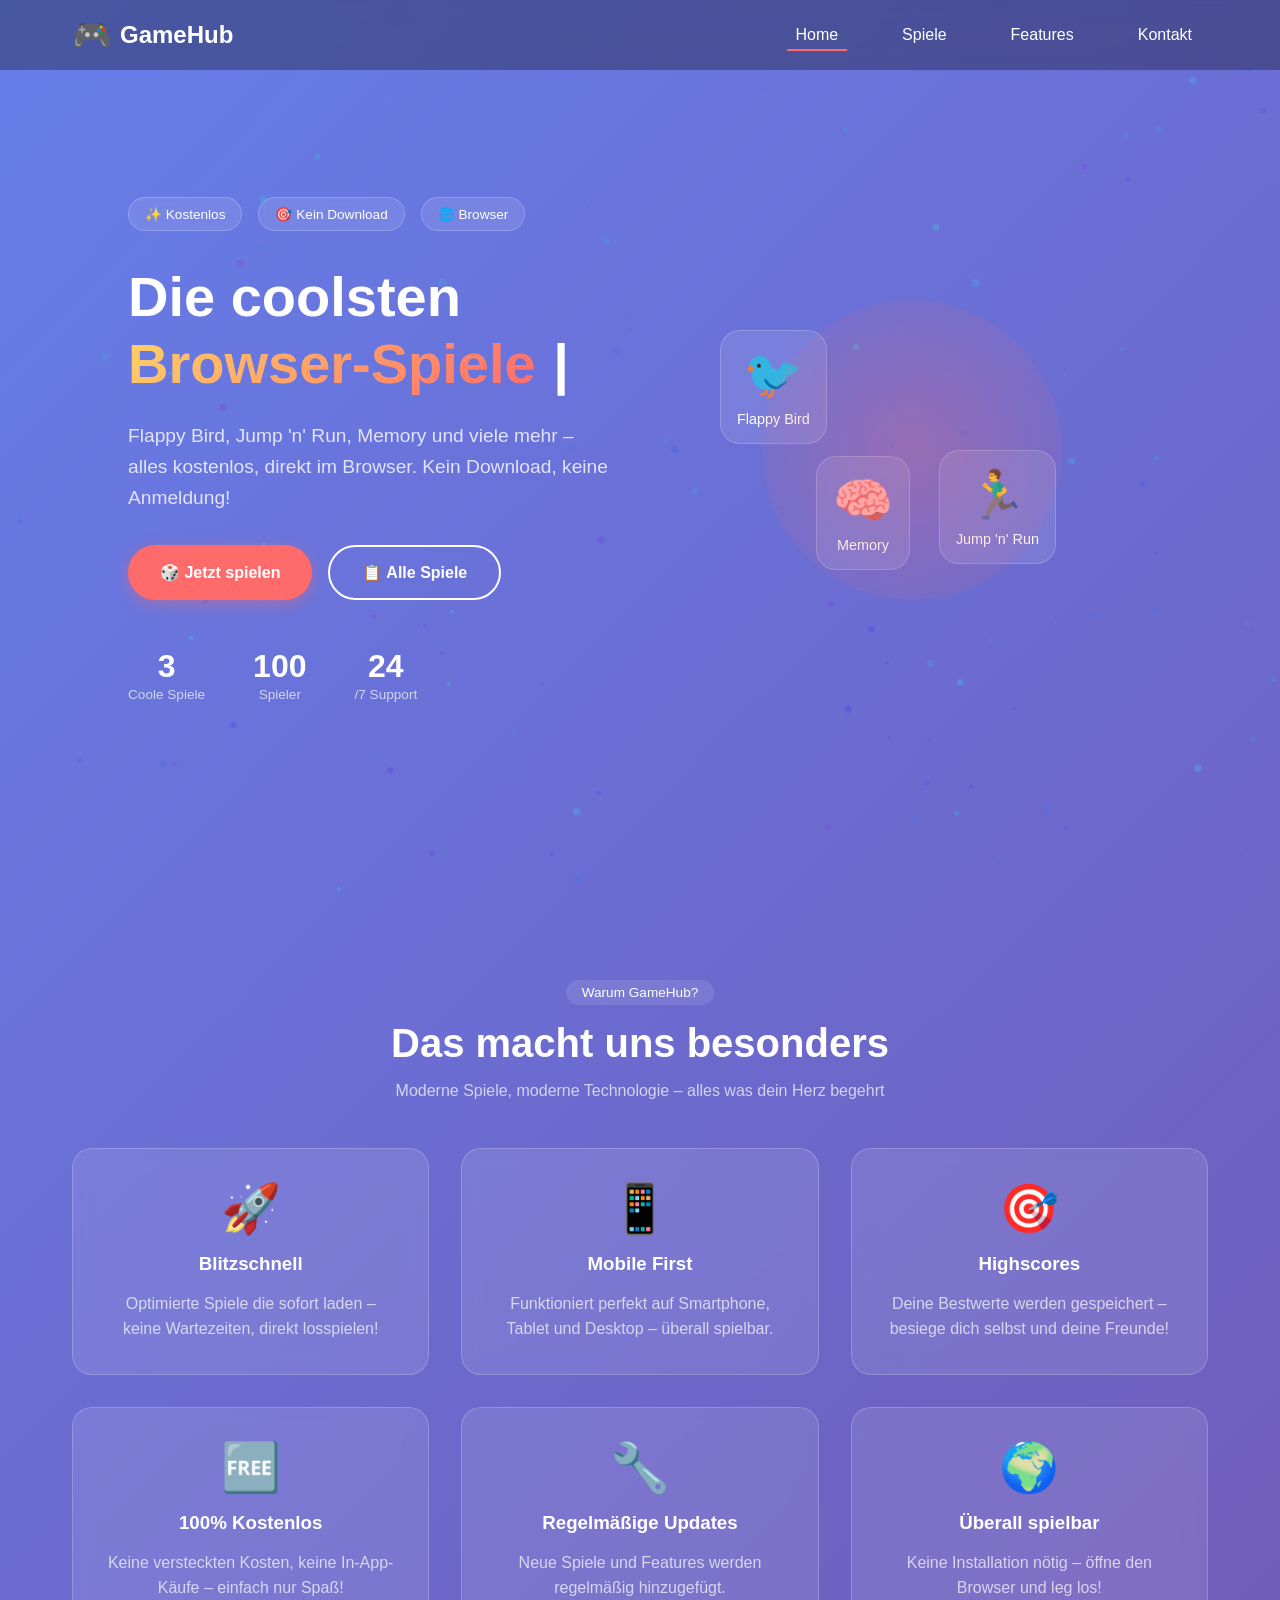
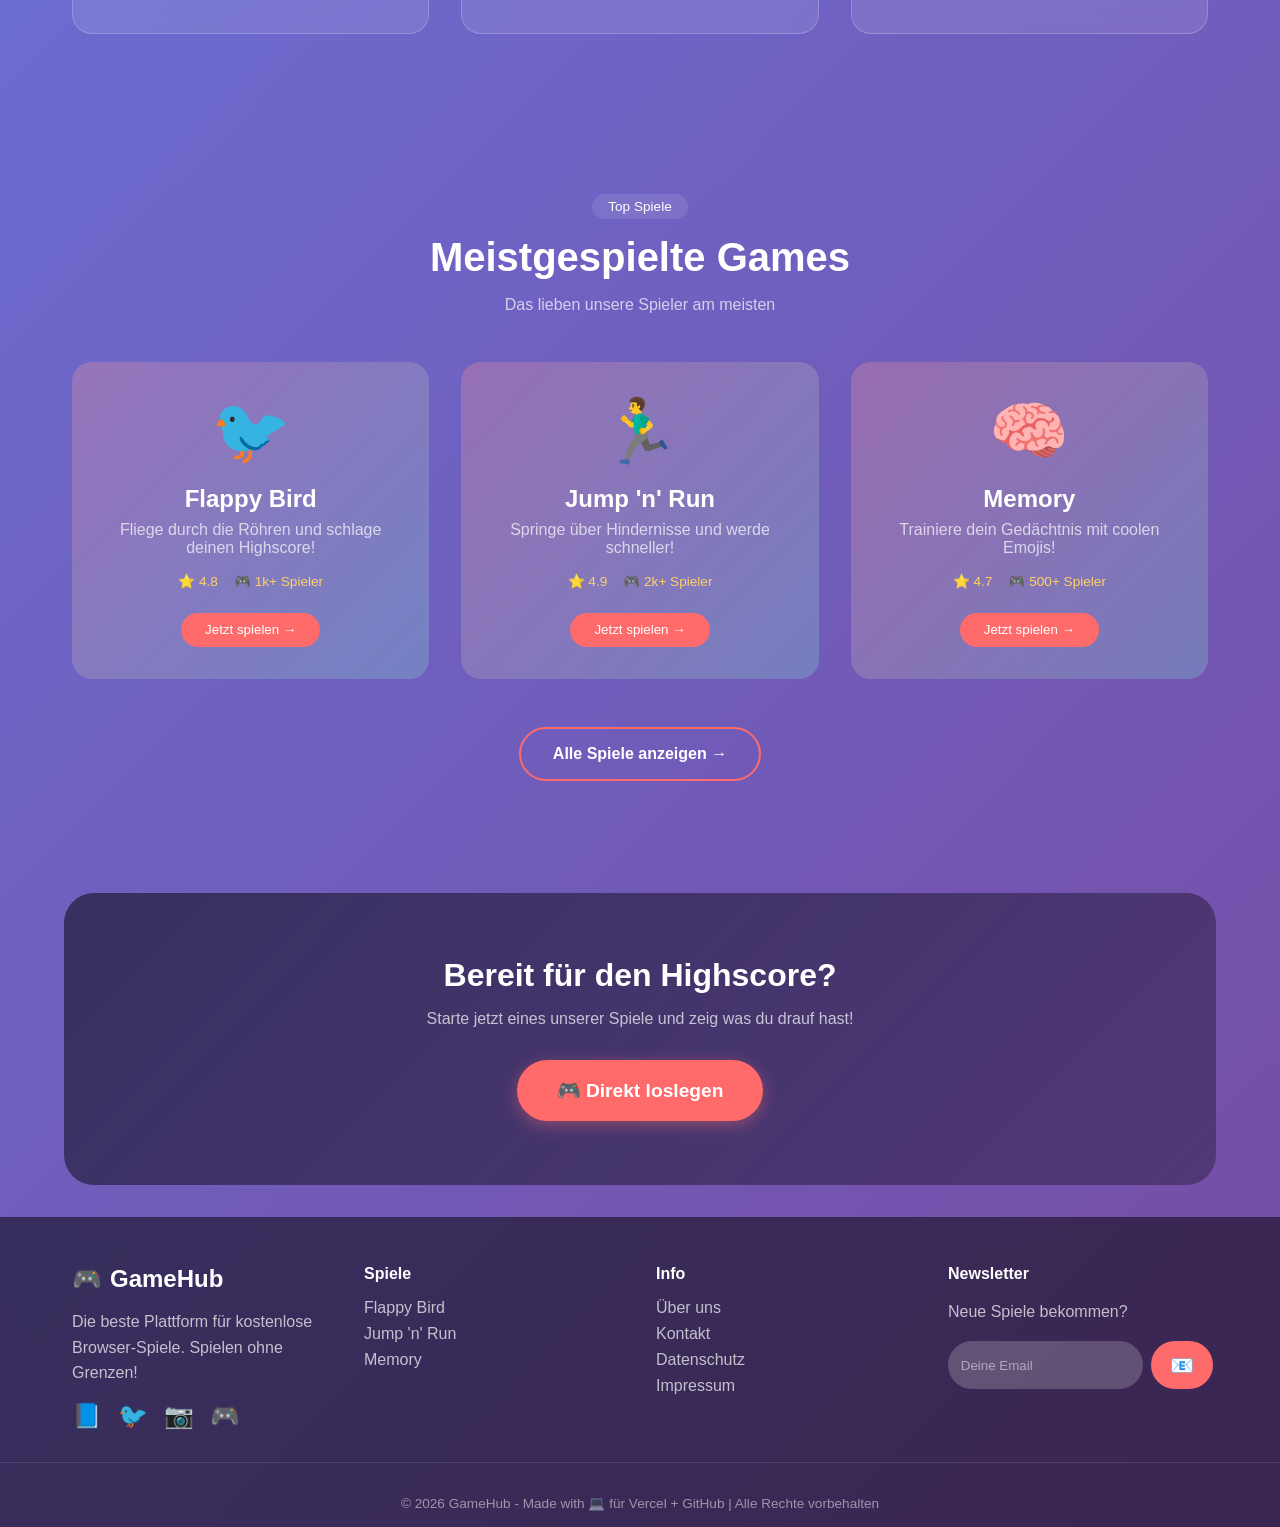
<file: index.html>
<!DOCTYPE html>
<html lang="de">
<head>
    <meta charset="UTF-8">
    <meta name="viewport" content="width=device-width, initial-scale=1.0, user-scalable=no">
    <meta name="description" content="GameHub - Die coolsten Browser-Spiele kostenlos spielen! Flappy Bird, Jump 'n' Run, Memory und mehr.">
    <title>GameHub | Coole Spiele kostenlos</title>
    <link rel="stylesheet" href="css/style.css">
    <link rel="shortcut icon" href="data:image/svg+xml,<svg xmlns='http://www.w3.org/2000/svg' viewBox='0 0 100 100'><text y='.9em' font-size='90'>🎮</text></svg>">
</head>
<body>
    <!-- Modernes Particle Canvas im Hintergrund -->
    <canvas id="particleCanvas"></canvas>
    
    <!-- Navigationsleiste -->
    <nav class="navbar">
        <div class="nav-container">
            <div class="logo">
                <span class="logo-icon">🎮</span>
                <span class="logo-text">GameHub</span>
            </div>
            <ul class="nav-menu">
                <li><a href="index.html" class="nav-link active">Home</a></li>
                <li><a href="games.html" class="nav-link">Spiele</a></li>
                <li><a href="#features" class="nav-link">Features</a></li>
                <li><a href="#contact" class="nav-link">Kontakt</a></li>
            </ul>
            <div class="hamburger">
                <span></span>
                <span></span>
                <span></span>
            </div>
        </div>
    </nav>

    <!-- Hero Section -->
    <section class="hero">
        <div class="hero-content">
            <div class="hero-badge">
                <span class="badge">✨ Kostenlos</span>
                <span class="badge">🎯 Kein Download</span>
                <span class="badge">🌐 Browser</span>
            </div>
            <h1 class="hero-title">
                Die coolsten 
                <span class="gradient-text">Browser-Spiele</span>
            </h1>
            <p class="hero-subtitle">
                Flappy Bird, Jump 'n' Run, Memory und viele mehr – alles kostenlos, direkt im Browser.
                Kein Download, keine Anmeldung!
            </p>
            <div class="hero-buttons">
                <a href="games.html" class="btn btn-primary">
                    🎲 Jetzt spielen
                    <span class="btn-glow"></span>
                </a>
                <a href="#games" class="btn btn-secondary">
                    📋 Alle Spiele
                </a>
            </div>
            <div class="hero-stats">
                <div class="stat">
                    <span class="stat-number" data-count="3">0</span>
                    <span class="stat-label">Coole Spiele</span>
                </div>
                <div class="stat">
                    <span class="stat-number" data-count="100">0</span>
                    <span class="stat-label">Spieler</span>
                </div>
                <div class="stat">
                    <span class="stat-number" data-count="24">0</span>
                    <span class="stat-label">/7 Support</span>
                </div>
            </div>
        </div>
        <div class="hero-image">
            <div class="floating-card card-1">
                <span>🐦</span>
                <p>Flappy Bird</p>
            </div>
            <div class="floating-card card-2">
                <span>🏃‍♂️</span>
                <p>Jump 'n' Run</p>
            </div>
            <div class="floating-card card-3">
                <span>🧠</span>
                <p>Memory</p>
            </div>
            <div class="orb"></div>
        </div>
    </section>

    <!-- Features Section -->
    <section id="features" class="features">
        <div class="container">
            <div class="section-header">
                <span class="section-tag">Warum GameHub?</span>
                <h2>Das macht uns besonders</h2>
                <p>Moderne Spiele, moderne Technologie – alles was dein Herz begehrt</p>
            </div>
            <div class="features-grid">
                <div class="feature-card">
                    <div class="feature-icon">🚀</div>
                    <h3>Blitzschnell</h3>
                    <p>Optimierte Spiele die sofort laden – keine Wartezeiten, direkt losspielen!</p>
                </div>
                <div class="feature-card">
                    <div class="feature-icon">📱</div>
                    <h3>Mobile First</h3>
                    <p>Funktioniert perfekt auf Smartphone, Tablet und Desktop – überall spielbar.</p>
                </div>
                <div class="feature-card">
                    <div class="feature-icon">🎯</div>
                    <h3>Highscores</h3>
                    <p>Deine Bestwerte werden gespeichert – besiege dich selbst und deine Freunde!</p>
                </div>
                <div class="feature-card">
                    <div class="feature-icon">🆓</div>
                    <h3>100% Kostenlos</h3>
                    <p>Keine versteckten Kosten, keine In-App-Käufe – einfach nur Spaß!</p>
                </div>
                <div class="feature-card">
                    <div class="feature-icon">🔧</div>
                    <h3>Regelmäßige Updates</h3>
                    <p>Neue Spiele und Features werden regelmäßig hinzugefügt.</p>
                </div>
                <div class="feature-card">
                    <div class="feature-icon">🌍</div>
                    <h3>Überall spielbar</h3>
                    <p>Keine Installation nötig – öffne den Browser und leg los!</p>
                </div>
            </div>
        </div>
    </section>

    <!-- Featured Games Preview -->
    <section id="games" class="featured-games">
        <div class="container">
            <div class="section-header">
                <span class="section-tag">Top Spiele</span>
                <h2>Meistgespielte Games</h2>
                <p>Das lieben unsere Spieler am meisten</p>
            </div>
            <div class="games-showcase">
                <div class="game-showcase-card" onclick="window.location.href='games/flappy.html'">
                    <div class="game-showcase-bg"></div>
                    <div class="game-showcase-content">
                        <div class="game-emoji">🐦</div>
                        <h3>Flappy Bird</h3>
                        <p>Fliege durch die Röhren und schlage deinen Highscore!</p>
                        <div class="game-meta">
                            <span>⭐ 4.8</span>
                            <span>🎮 1k+ Spieler</span>
                        </div>
                        <button class="play-mini-btn">Jetzt spielen →</button>
                    </div>
                </div>
                <div class="game-showcase-card" onclick="window.location.href='games/jumpnrun.html'">
                    <div class="game-showcase-bg"></div>
                    <div class="game-showcase-content">
                        <div class="game-emoji">🏃‍♂️</div>
                        <h3>Jump 'n' Run</h3>
                        <p>Springe über Hindernisse und werde schneller!</p>
                        <div class="game-meta">
                            <span>⭐ 4.9</span>
                            <span>🎮 2k+ Spieler</span>
                        </div>
                        <button class="play-mini-btn">Jetzt spielen →</button>
                    </div>
                </div>
                <div class="game-showcase-card" onclick="window.location.href='games/memory.html'">
                    <div class="game-showcase-bg"></div>
                    <div class="game-showcase-content">
                        <div class="game-emoji">🧠</div>
                        <h3>Memory</h3>
                        <p>Trainiere dein Gedächtnis mit coolen Emojis!</p>
                        <div class="game-meta">
                            <span>⭐ 4.7</span>
                            <span>🎮 500+ Spieler</span>
                        </div>
                        <button class="play-mini-btn">Jetzt spielen →</button>
                    </div>
                </div>
            </div>
            <div class="view-all">
                <a href="games.html" class="btn btn-outline">Alle Spiele anzeigen →</a>
            </div>
        </div>
    </section>

    <!-- CTA Section -->
    <section class="cta-section">
        <div class="cta-content">
            <h2>Bereit für den Highscore?</h2>
            <p>Starte jetzt eines unserer Spiele und zeig was du drauf hast!</p>
            <a href="games.html" class="btn btn-primary btn-large">
                🎮 Direkt loslegen
            </a>
        </div>
    </section>

    <!-- Footer -->
    <footer id="contact">
        <div class="footer-content">
            <div class="footer-section">
                <div class="footer-logo">
                    <span>🎮</span>
                    <span>GameHub</span>
                </div>
                <p>Die beste Plattform für kostenlose Browser-Spiele. Spielen ohne Grenzen!</p>
                <div class="social-links">
                    <a href="#">📘</a>
                    <a href="#">🐦</a>
                    <a href="#">📷</a>
                    <a href="#">🎮</a>
                </div>
            </div>
            <div class="footer-section">
                <h4>Spiele</h4>
                <ul>
                    <li><a href="games/flappy.html">Flappy Bird</a></li>
                    <li><a href="games/jumpnrun.html">Jump 'n' Run</a></li>
                    <li><a href="games/memory.html">Memory</a></li>
                </ul>
            </div>
            <div class="footer-section">
                <h4>Info</h4>
                <ul>
                    <li><a href="#">Über uns</a></li>
                    <li><a href="#">Kontakt</a></li>
                    <li><a href="#">Datenschutz</a></li>
                    <li><a href="#">Impressum</a></li>
                </ul>
            </div>
            <div class="footer-section">
                <h4>Newsletter</h4>
                <p>Neue Spiele bekommen?</p>
                <div class="newsletter-form">
                    <input type="email" placeholder="Deine Email">
                    <button>📧</button>
                </div>
            </div>
        </div>
        <div class="footer-bottom">
            <p>© 2024 GameHub - Made with 💻 für Vercel + GitHub | Alle Rechte vorbehalten</p>
        </div>
    </footer>

    <script src="js/main.js"></script>
</body>
</html>
</file>
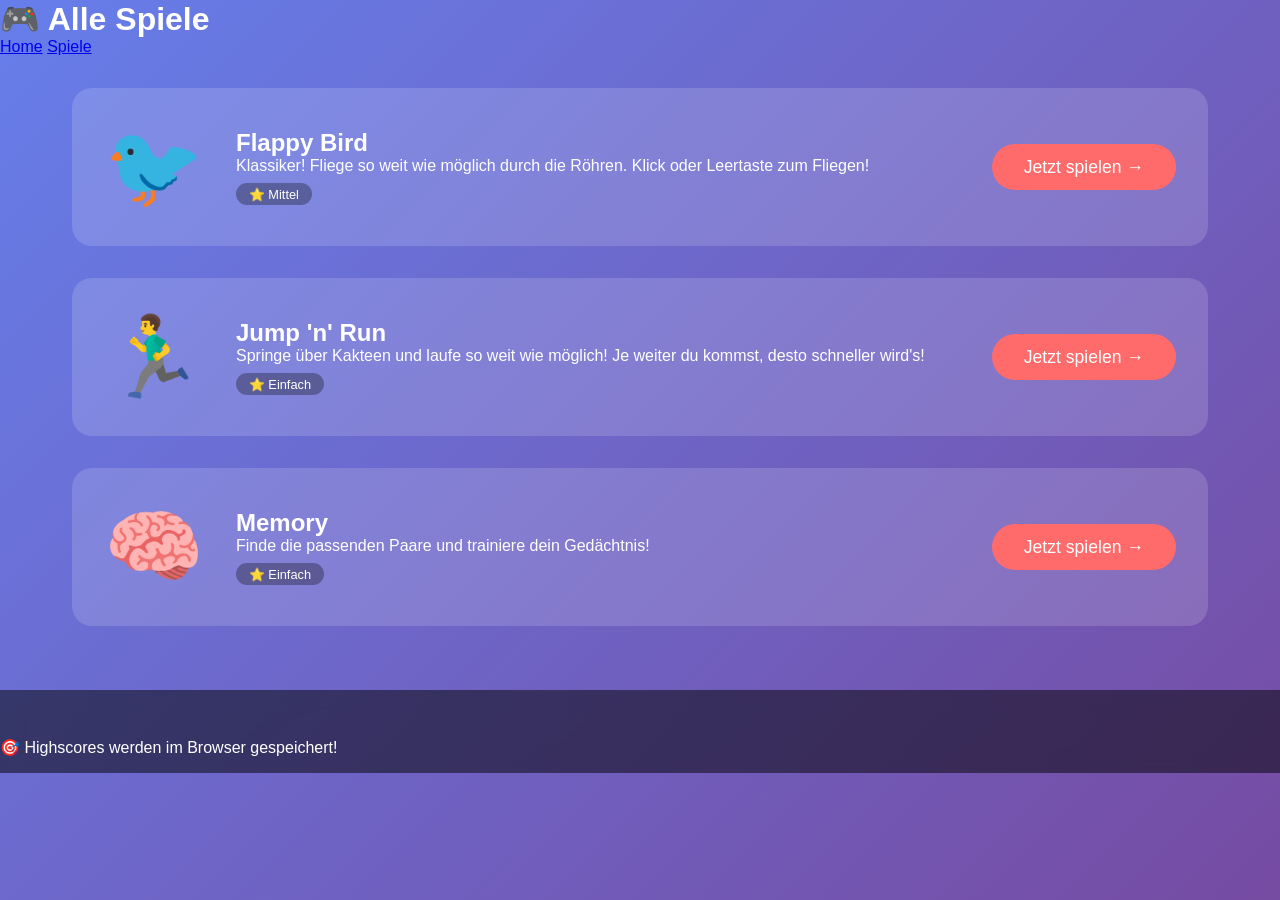
<file: games.html>
<!DOCTYPE html>
<html lang="de">
<head>
    <meta charset="UTF-8">
    <meta name="viewport" content="width=device-width, initial-scale=1.0">
    <title>Alle Spiele - GameHub</title>
    <link rel="stylesheet" href="css/style.css">
    <style>
        .games-container {
            max-width: 1200px;
            margin: 0 auto;
            padding: 2rem;
        }
        
        .game-card-large {
            background: rgba(255,255,255,0.15);
            border-radius: 20px;
            padding: 2rem;
            margin-bottom: 2rem;
            transition: transform 0.3s;
            cursor: pointer;
        }
        
        .game-card-large:hover {
            transform: translateY(-10px);
            background: rgba(255,255,255,0.25);
        }
        
        .game-preview {
            display: flex;
            gap: 2rem;
            align-items: center;
            flex-wrap: wrap;
        }
        
        .game-icon-large {
            font-size: 5rem;
        }
        
        .game-info {
            flex: 1;
        }
        
        .play-now {
            background: #ff6b6b;
            color: white;
            border: none;
            padding: 0.8rem 2rem;
            border-radius: 50px;
            font-size: 1.1rem;
            cursor: pointer;
            transition: all 0.3s;
        }
        
        .play-now:hover {
            background: #ff5252;
            transform: scale(1.05);
        }
        
        .difficulty {
            display: inline-block;
            background: rgba(0,0,0,0.3);
            padding: 0.2rem 0.8rem;
            border-radius: 20px;
            font-size: 0.8rem;
            margin-top: 0.5rem;
        }
    </style>
</head>
<body>
    <header>
        <h1>🎮 Alle Spiele</h1>
        <nav>
            <a href="index.html">Home</a>
            <a href="games.html" class="active">Spiele</a>
        </nav>
    </header>
    
    <main class="games-container">
        <div class="game-card-large" onclick="window.location.href='games/flappy.html'">
            <div class="game-preview">
                <div class="game-icon-large">🐦</div>
                <div class="game-info">
                    <h2>Flappy Bird</h2>
                    <p>Klassiker! Fliege so weit wie möglich durch die Röhren. Klick oder Leertaste zum Fliegen!</p>
                    <span class="difficulty">⭐ Mittel</span>
                </div>
                <button class="play-now">Jetzt spielen →</button>
            </div>
        </div>
        
        <div class="game-card-large" onclick="window.location.href='games/jumpnrun.html'">
            <div class="game-preview">
                <div class="game-icon-large">🏃‍♂️</div>
                <div class="game-info">
                    <h2>Jump 'n' Run</h2>
                    <p>Springe über Kakteen und laufe so weit wie möglich! Je weiter du kommst, desto schneller wird's!</p>
                    <span class="difficulty">⭐ Einfach</span>
                </div>
                <button class="play-now">Jetzt spielen →</button>
            </div>
        </div>
        
        <div class="game-card-large" onclick="window.location.href='games/memory.html'">
            <div class="game-preview">
                <div class="game-icon-large">🧠</div>
                <div class="game-info">
                    <h2>Memory</h2>
                    <p>Finde die passenden Paare und trainiere dein Gedächtnis!</p>
                    <span class="difficulty">⭐ Einfach</span>
                </div>
                <button class="play-now">Jetzt spielen →</button>
            </div>
        </div>
    </main>
    
    <footer>
        <p>🎯 Highscores werden im Browser gespeichert!</p>
    </footer>
</body>
</html>
</file>
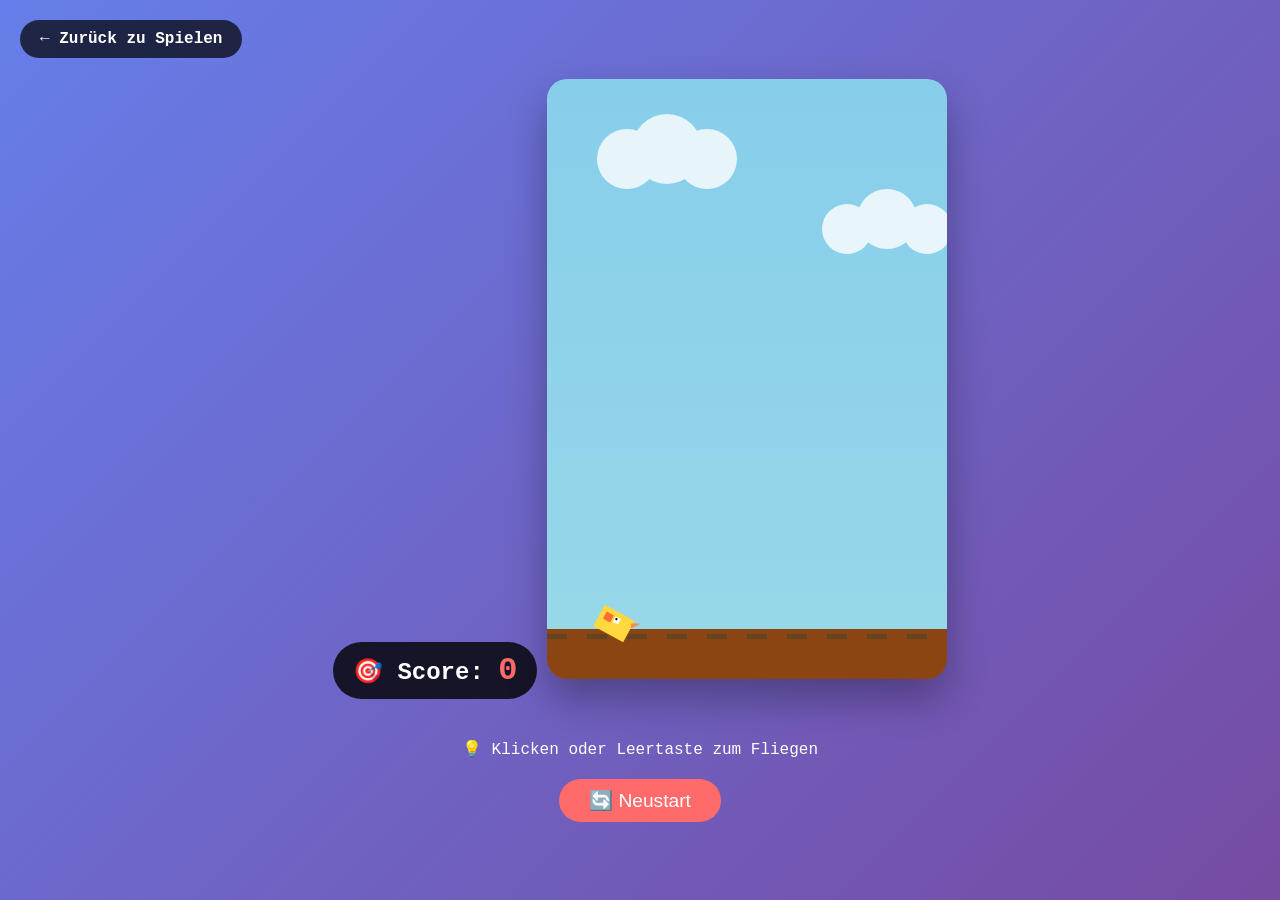
<file: games/flappy.html>
<!DOCTYPE html>
<html lang="de">
<head>
    <meta charset="UTF-8">
    <meta name="viewport" content="width=device-width, initial-scale=1.0, user-scalable=no">
    <title>Flappy Bird - GameHub</title>
    <style>
        * {
            margin: 0;
            padding: 0;
            box-sizing: border-box;
            user-select: none;
        }

        body {
            background: linear-gradient(135deg, #667eea 0%, #764ba2 100%);
            min-height: 100vh;
            display: flex;
            justify-content: center;
            align-items: center;
            font-family: 'Courier New', monospace;
        }

        .game-container {
            text-align: center;
            padding: 20px;
        }

        canvas {
            border-radius: 20px;
            box-shadow: 0 20px 40px rgba(0,0,0,0.3);
            cursor: pointer;
        }

        .score-board {
            background: rgba(0,0,0,0.8);
            color: white;
            padding: 10px 20px;
            border-radius: 50px;
            display: inline-block;
            margin-bottom: 20px;
            font-size: 1.5rem;
            font-weight: bold;
        }

        .score-board span {
            color: #ff6b6b;
            font-size: 2rem;
        }

        .controls {
            margin-top: 20px;
            color: white;
        }

        .restart-btn {
            background: #ff6b6b;
            border: none;
            padding: 10px 30px;
            border-radius: 50px;
            color: white;
            font-size: 1.2rem;
            cursor: pointer;
            margin-top: 20px;
            transition: transform 0.2s;
        }

        .restart-btn:hover {
            transform: scale(1.05);
        }

        .back-btn {
            position: fixed;
            top: 20px;
            left: 20px;
            background: rgba(0,0,0,0.7);
            color: white;
            padding: 10px 20px;
            border-radius: 25px;
            text-decoration: none;
            font-weight: bold;
        }

        @media (max-width: 600px) {
            canvas {
                width: 100%;
                height: auto;
            }
        }
    </style>
</head>
<body>
    <a href="../games.html" class="back-btn">← Zurück zu Spielen</a>
    
    <div class="game-container">
        <div class="score-board">
            🎯 Score: <span id="score">0</span>
        </div>
        <canvas id="gameCanvas" width="400" height="600"></canvas>
        <div class="controls">
            <p>💡 Klicken oder Leertaste zum Fliegen</p>
            <button class="restart-btn" onclick="resetGame()">🔄 Neustart</button>
        </div>
    </div>

    <script>
        const canvas = document.getElementById('gameCanvas');
        const ctx = canvas.getContext('2d');
        
        // Spielvariablen
        let gameRunning = true;
        let score = 0;
        
        // Vogel
        const bird = {
            x: 50,
            y: canvas.height / 2,
            width: 34,
            height: 24,
            velocity: 0,
            gravity: 0.5,
            jumpPower: -8
        };
        
        // Röhren
        const pipes = [];
        const pipeWidth = 60;
        const pipeGap = 150;
        let frameCount = 0;
        let pipeSpawnRate = 90;
        
        // Boden
        let groundY = canvas.height - 50;
        
        // Bilder (mit Emojis als Fallback)
        function drawBird() {
            ctx.save();
            ctx.translate(bird.x + bird.width/2, bird.y + bird.height/2);
            ctx.rotate(Math.min(Math.max(bird.velocity * 0.05, -0.5), 0.5));
            ctx.font = `${bird.height}px Arial`;
            ctx.fillStyle = '#FFD93D';
            ctx.fillRect(-bird.width/2, -bird.height/2, bird.width, bird.height);
            ctx.fillStyle = '#FF6B35';
            ctx.fillRect(-bird.width/2 + 5, -bird.height/2 + 5, 8, 8);
            ctx.fillStyle = 'white';
            ctx.fillRect(-bird.width/2 + 15, -bird.height/2 + 5, 6, 6);
            ctx.fillStyle = 'black';
            ctx.fillRect(-bird.width/2 + 16, -bird.height/2 + 6, 2, 2);
            ctx.restore();
            
            // Schnabel
            ctx.beginPath();
            ctx.moveTo(bird.x + bird.width, bird.y + bird.height/2);
            ctx.lineTo(bird.x + bird.width + 10, bird.y + bird.height/2);
            ctx.lineTo(bird.x + bird.width, bird.y + bird.height/2 + 5);
            ctx.fillStyle = '#FF8C42';
            ctx.fill();
        }
        
        function drawPipe(x, topHeight) {
            // Röhre oben
            ctx.fillStyle = '#2ecc71';
            ctx.fillRect(x, 0, pipeWidth, topHeight);
            ctx.fillStyle = '#27ae60';
            ctx.fillRect(x - 10, topHeight - 40, pipeWidth + 20, 40);
            
            // Röhre unten
            const bottomY = topHeight + pipeGap;
            ctx.fillStyle = '#2ecc71';
            ctx.fillRect(x, bottomY, pipeWidth, canvas.height - bottomY);
            ctx.fillStyle = '#27ae60';
            ctx.fillRect(x - 10, bottomY, pipeWidth + 20, 40);
            
            // Details
            ctx.fillStyle = '#1e8449';
            for(let i = 0; i < 3; i++) {
                ctx.fillRect(x + 10, topHeight - 20 + i*10, 10, 5);
                ctx.fillRect(x + 10, bottomY + 20 + i*10, 10, 5);
            }
        }
        
        function drawGround() {
            ctx.fillStyle = '#8B4513';
            ctx.fillRect(0, groundY, canvas.width, canvas.height - groundY);
            ctx.fillStyle = '#654321';
            for(let i = 0; i < 10; i++) {
                ctx.fillRect(i * 40, groundY + 5, 20, 5);
            }
        }
        
        function updateBird() {
            if(!gameRunning) return;
            
            bird.velocity += bird.gravity;
            bird.y += bird.velocity;
            
            // Boden- und Deckenkollision
            if(bird.y + bird.height >= groundY || bird.y <= 0) {
                gameOver();
            }
        }
        
        function updatePipes() {
            if(!gameRunning) return;
            
            frameCount++;
            
            // Neue Röhren spawnen
            if(frameCount >= pipeSpawnRate) {
                frameCount = 0;
                const randomHeight = Math.random() * (canvas.height - pipeGap - 100) + 50;
                pipes.push({
                    x: canvas.width,
                    topHeight: randomHeight,
                    counted: false
                });
            }
            
            // Röhren bewegen und entfernen
            for(let i = 0; i < pipes.length; i++) {
                pipes[i].x -= 3;
                
                // Score erhöhen wenn Vogel die Röhre passiert hat
                if(!pipes[i].counted && pipes[i].x + pipeWidth < bird.x) {
                    pipes[i].counted = true;
                    score++;
                    document.getElementById('score').textContent = score;
                }
                
                // Kollision mit Röhren
                if(bird.x + bird.width > pipes[i].x && bird.x < pipes[i].x + pipeWidth) {
                    if(bird.y < pipes[i].topHeight || bird.y + bird.height > pipes[i].topHeight + pipeGap) {
                        gameOver();
                    }
                }
                
                // Röhren entfernen
                if(pipes[i].x + pipeWidth < 0) {
                    pipes.splice(i, 1);
                    i--;
                }
            }
        }
        
        function gameOver() {
            gameRunning = false;
            ctx.fillStyle = 'rgba(0,0,0,0.7)';
            ctx.fillRect(0, 0, canvas.width, canvas.height);
            ctx.fillStyle = 'white';
            ctx.font = 'bold 30px monospace';
            ctx.fillText('GAME OVER', canvas.width/2 - 100, canvas.height/2 - 50);
            ctx.font = '20px monospace';
            ctx.fillText(`Score: ${score}`, canvas.width/2 - 50, canvas.height/2);
            ctx.font = '16px monospace';
            ctx.fillText('Klick auf Neustart', canvas.width/2 - 70, canvas.height/2 + 50);
        }
        
        function resetGame() {
            gameRunning = true;
            score = 0;
            document.getElementById('score').textContent = score;
            bird.y = canvas.height / 2;
            bird.velocity = 0;
            pipes.length = 0;
            frameCount = 0;
            gameLoop();
        }
        
        function jump() {
            if(gameRunning) {
                bird.velocity = bird.jumpPower;
                // Jump Sound Effekt (optional)
            }
        }
        
        function drawBackground() {
            // Himmel
            const gradient = ctx.createLinearGradient(0, 0, 0, canvas.height);
            gradient.addColorStop(0, '#87CEEB');
            gradient.addColorStop(1, '#98D8E8');
            ctx.fillStyle = gradient;
            ctx.fillRect(0, 0, canvas.width, canvas.height);
            
            // Wolken
            ctx.fillStyle = 'rgba(255,255,255,0.8)';
            ctx.beginPath();
            ctx.arc(80, 80, 30, 0, Math.PI*2);
            ctx.arc(120, 70, 35, 0, Math.PI*2);
            ctx.arc(160, 80, 30, 0, Math.PI*2);
            ctx.fill();
            
            ctx.beginPath();
            ctx.arc(300, 150, 25, 0, Math.PI*2);
            ctx.arc(340, 140, 30, 0, Math.PI*2);
            ctx.arc(380, 150, 25, 0, Math.PI*2);
            ctx.fill();
        }
        
        function gameLoop() {
            if(gameRunning) {
                updateBird();
                updatePipes();
            }
            
            drawBackground();
            
            // Röhren zeichnen
            for(const pipe of pipes) {
                drawPipe(pipe.x, pipe.topHeight);
            }
            
            drawGround();
            drawBird();
            
            requestAnimationFrame(gameLoop);
        }
        
        // Event Listener
        canvas.addEventListener('click', () => jump());
        document.addEventListener('keydown', (e) => {
            if(e.code === 'Space') {
                e.preventDefault();
                jump();
            }
        });
        
        // Spiel starten
        resetGame();
    </script>
</body>
</html>
</file>
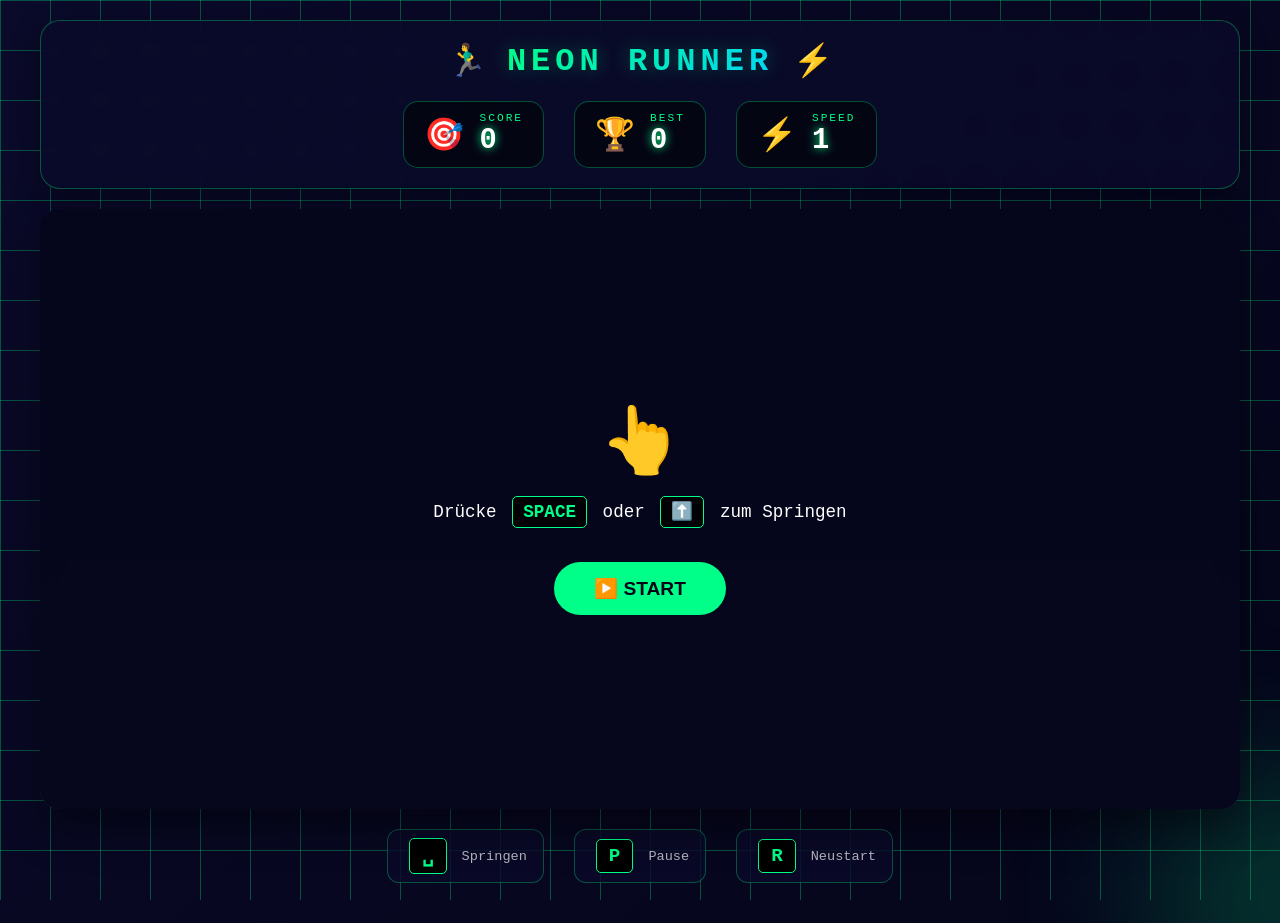
<file: games/jumpnrun.html>
<!DOCTYPE html>
<html lang="de">
<head>
    <meta charset="UTF-8">
    <meta name="viewport" content="width=device-width, initial-scale=1.0, user-scalable=no">
    <title>Neon Runner - Jump 'n' Run | GameHub</title>
    <link rel="stylesheet" href="../css/jumpnrun.css">
</head>
<body>
    <!-- Preloader -->
    <div class="preloader">
        <div class="preloader-content">
            <div class="runner-loader"></div>
            <p>Lade Spiel...</p>
        </div>
    </div>

    <!-- Game Container -->
    <div class="game-container">
        <!-- Header mit Stats -->
        <div class="game-header">
            <div class="game-title">
                <span class="title-icon">🏃‍♂️</span>
                <h1>NEON RUNNER</h1>
                <span class="title-icon">⚡</span>
            </div>
            <div class="stats-panel">
                <div class="stat-card">
                    <div class="stat-icon">🎯</div>
                    <div class="stat-info">
                        <span class="stat-label">SCORE</span>
                        <span class="stat-value" id="score">0</span>
                    </div>
                </div>
                <div class="stat-card">
                    <div class="stat-icon">🏆</div>
                    <div class="stat-info">
                        <span class="stat-label">BEST</span>
                        <span class="stat-value" id="highscore">0</span>
                    </div>
                </div>
                <div class="stat-card">
                    <div class="stat-icon">⚡</div>
                    <div class="stat-info">
                        <span class="stat-label">SPEED</span>
                        <span class="stat-value" id="speedLevel">1</span>
                    </div>
                </div>
            </div>
        </div>

        <!-- Canvas Bereich -->
        <div class="canvas-wrapper">
            <canvas id="gameCanvas" width="1000" height="500"></canvas>
            
            <!-- UI Overlays -->
            <div class="game-overlay" id="gameOverlay" style="display: none;">
                <div class="overlay-content">
                    <div class="game-over-icon">💀</div>
                    <h2>GAME OVER</h2>
                    <div class="final-score">
                        <p>Dein Score</p>
                        <span id="finalScore">0</span>
                    </div>
                    <div class="overlay-buttons">
                        <button class="overlay-btn restart-btn" onclick="resetGame()">
                            🔄 Nochmal
                        </button>
                        <button class="overlay-btn menu-btn" onclick="window.location.href='../games.html'">
                            🏠 Menü
                        </button>
                    </div>
                </div>
            </div>

            <div class="pause-overlay" id="pauseOverlay" style="display: none;">
                <div class="pause-content">
                    <div class="pause-icon">⏸️</div>
                    <h2>PAUSE</h2>
                    <button class="overlay-btn" onclick="togglePause()">▶️ Weiter</button>
                </div>
            </div>

            <div class="start-prompt" id="startPrompt">
                <div class="prompt-content">
                    <div class="prompt-arrow">👆</div>
                    <p>Drücke <kbd>SPACE</kbd> oder <kbd>⬆️</kbd> zum Springen</p>
                    <button class="start-btn" onclick="startGame()">▶️ START</button>
                </div>
            </div>
        </div>

        <!-- Controls Info -->
        <div class="controls-info">
            <div class="control-key">
                <kbd>␣</kbd>
                <span>Springen</span>
            </div>
            <div class="control-key">
                <kbd>P</kbd>
                <span>Pause</span>
            </div>
            <div class="control-key">
                <kbd>R</kbd>
                <span>Neustart</span>
            </div>
            <div class="control-key mobile-only">
                <span>👆</span>
                <span>Tap zum Springen</span>
            </div>
        </div>

        <!-- Power-Up Anzeige -->
        <div class="powerup-bar" id="powerupBar">
            <div class="powerup-indicator" id="powerupIndicator" style="display: none;">
                <span id="powerupIcon">🛡️</span>
                <span id="powerupText">Shield</span>
                <div class="powerup-timer">
                    <div class="timer-fill" id="powerupTimer"></div>
                </div>
            </div>
        </div>
    </div>

    <script src="../js/jumpnrun.js"></script>
</body>
</html>
</file>
<file: css/style.css>
/* ========================================
   RESET & BASE STYLES
   ======================================== */
* {
    margin: 0;
    padding: 0;
    box-sizing: border-box;
}

:root {
    --primary: #ff6b6b;
    --primary-dark: #ff5252;
    --secondary: #4ecdc4;
    --accent: #ffd166;
    --dark: #2c3e50;
    --light: #f8f9fa;
    --gradient-1: linear-gradient(135deg, #667eea 0%, #764ba2 100%);
    --gradient-2: linear-gradient(135deg, #f093fb 0%, #f5576c 100%);
    --gradient-3: linear-gradient(135deg, #4facfe 0%, #00f2fe 100%);
    --glass: rgba(255, 255, 255, 0.1);
    --glass-border: rgba(255, 255, 255, 0.2);
    --shadow-sm: 0 2px 8px rgba(0, 0, 0, 0.1);
    --shadow-md: 0 5px 20px rgba(0, 0, 0, 0.15);
    --shadow-lg: 0 10px 30px rgba(0, 0, 0, 0.2);
    --shadow-xl: 0 20px 40px rgba(0, 0, 0, 0.3);
}

html {
    scroll-behavior: smooth;
}

body {
    font-family: 'Segoe UI', Tahoma, Geneva, Verdana, sans-serif;
    background: var(--gradient-1);
    color: white;
    min-height: 100vh;
    overflow-x: hidden;
    position: relative;
}

/* ========================================
   PARTICLE CANVAS BACKGROUND
   ======================================== */
#particleCanvas {
    position: fixed;
    top: 0;
    left: 0;
    width: 100%;
    height: 100%;
    pointer-events: none;
    z-index: 0;
}

/* ========================================
   TYPOGRAPHY
   ======================================== */
.gradient-text {
    background: linear-gradient(135deg, #ffd166, #ff6b6b, #4ecdc4);
    background-size: 200% 200%;
    -webkit-background-clip: text;
    background-clip: text;
    color: transparent;
    animation: gradientShift 3s ease infinite;
}

@keyframes gradientShift {
    0%, 100% { background-position: 0% 50%; }
    50% { background-position: 100% 50%; }
}

/* ========================================
   NAVBAR
   ======================================== */
.navbar {
    position: fixed;
    top: 0;
    width: 100%;
    background: rgba(0, 0, 0, 0.3);
    backdrop-filter: blur(10px);
    z-index: 1000;
    transition: all 0.3s ease;
}

.navbar.scrolled {
    background: rgba(0, 0, 0, 0.8);
    box-shadow: var(--shadow-md);
}

.nav-container {
    max-width: 1200px;
    margin: 0 auto;
    padding: 1rem 2rem;
    display: flex;
    justify-content: space-between;
    align-items: center;
}

.logo {
    display: flex;
    align-items: center;
    gap: 0.5rem;
    font-size: 1.5rem;
    font-weight: bold;
}

.logo-icon {
    font-size: 2rem;
    animation: bounce 2s ease infinite;
}

@keyframes bounce {
    0%, 100% { transform: translateY(0); }
    50% { transform: translateY(-5px); }
}

.nav-menu {
    display: flex;
    gap: 2rem;
    list-style: none;
}

.nav-link {
    color: white;
    text-decoration: none;
    padding: 0.5rem 1rem;
    border-radius: 25px;
    transition: all 0.3s;
    position: relative;
}

.nav-link::after {
    content: '';
    position: absolute;
    bottom: 0;
    left: 50%;
    transform: translateX(-50%);
    width: 0;
    height: 2px;
    background: var(--primary);
    transition: width 0.3s;
}

.nav-link:hover::after,
.nav-link.active::after {
    width: 80%;
}

.nav-link:hover {
    background: rgba(255, 255, 255, 0.1);
}

.hamburger {
    display: none;
    flex-direction: column;
    cursor: pointer;
}

.hamburger span {
    width: 25px;
    height: 3px;
    background: white;
    margin: 3px 0;
    transition: 0.3s;
}

/* ========================================
   HERO SECTION
   ======================================== */
.hero {
    min-height: 100vh;
    display: flex;
    align-items: center;
    justify-content: space-between;
    padding: 0 10%;
    position: relative;
    z-index: 1;
    gap: 4rem;
}

.hero-content {
    flex: 1;
    animation: fadeInUp 1s ease;
}

.hero-badge {
    display: flex;
    gap: 1rem;
    margin-bottom: 2rem;
}

.badge {
    background: var(--glass);
    backdrop-filter: blur(5px);
    padding: 0.5rem 1rem;
    border-radius: 50px;
    font-size: 0.85rem;
    border: 1px solid var(--glass-border);
}

.hero-title {
    font-size: 3.5rem;
    margin-bottom: 1.5rem;
    line-height: 1.2;
}

.hero-subtitle {
    font-size: 1.2rem;
    color: rgba(255, 255, 255, 0.8);
    margin-bottom: 2rem;
    line-height: 1.6;
}

.hero-buttons {
    display: flex;
    gap: 1rem;
    margin-bottom: 3rem;
}

.btn {
    padding: 1rem 2rem;
    border-radius: 50px;
    text-decoration: none;
    font-weight: bold;
    transition: all 0.3s;
    position: relative;
    overflow: hidden;
    display: inline-flex;
    align-items: center;
    gap: 0.5rem;
    cursor: pointer;
    border: none;
    font-size: 1rem;
}

.btn-primary {
    background: var(--primary);
    color: white;
    box-shadow: 0 4px 15px rgba(255, 107, 107, 0.4);
}

.btn-primary:hover {
    transform: translateY(-3px);
    box-shadow: 0 8px 25px rgba(255, 107, 107, 0.5);
}

.btn-glow {
    position: absolute;
    top: 50%;
    left: 50%;
    width: 0;
    height: 0;
    background: rgba(255, 255, 255, 0.3);
    border-radius: 50%;
    transform: translate(-50%, -50%);
    transition: width 0.6s, height 0.6s;
}

.btn-primary:active .btn-glow {
    width: 200px;
    height: 200px;
}

.btn-secondary {
    background: transparent;
    color: white;
    border: 2px solid white;
}

.btn-secondary:hover {
    background: white;
    color: var(--dark);
    transform: translateY(-3px);
}

.btn-outline {
    background: transparent;
    color: white;
    border: 2px solid var(--primary);
}

.btn-outline:hover {
    background: var(--primary);
    transform: translateY(-3px);
}

.btn-large {
    padding: 1.2rem 2.5rem;
    font-size: 1.2rem;
}

.hero-stats {
    display: flex;
    gap: 3rem;
}

.stat {
    text-align: center;
}

.stat-number {
    font-size: 2rem;
    font-weight: bold;
    display: block;
}

.stat-label {
    font-size: 0.85rem;
    color: rgba(255, 255, 255, 0.7);
}

/* Hero Image mit Floating Cards */
.hero-image {
    flex: 1;
    position: relative;
    height: 400px;
}

.floating-card {
    position: absolute;
    background: var(--glass);
    backdrop-filter: blur(10px);
    padding: 1rem;
    border-radius: 20px;
    border: 1px solid var(--glass-border);
    text-align: center;
    transition: all 0.3s;
    animation: float 3s ease infinite;
}

.floating-card span {
    font-size: 3rem;
    display: block;
}

.floating-card p {
    margin-top: 0.5rem;
    font-size: 0.9rem;
}

.card-1 {
    top: 20%;
    left: 10%;
    animation-delay: 0s;
}

.card-2 {
    top: 50%;
    right: 20%;
    animation-delay: 1s;
}

.card-3 {
    bottom: 20%;
    left: 30%;
    animation-delay: 2s;
}

@keyframes float {
    0%, 100% { transform: translateY(0px); }
    50% { transform: translateY(-20px); }
}

.orb {
    position: absolute;
    width: 300px;
    height: 300px;
    background: radial-gradient(circle, rgba(255,107,107,0.3), transparent);
    border-radius: 50%;
    top: 50%;
    left: 50%;
    transform: translate(-50%, -50%);
    animation: pulse 4s ease infinite;
}

@keyframes pulse {
    0%, 100% { transform: translate(-50%, -50%) scale(1); opacity: 0.5; }
    50% { transform: translate(-50%, -50%) scale(1.2); opacity: 0.3; }
}

/* ========================================
   SECTIONS
   ======================================== */
.container {
    max-width: 1200px;
    margin: 0 auto;
    padding: 0 2rem;
}

section {
    padding: 5rem 0;
    position: relative;
    z-index: 1;
}

.section-header {
    text-align: center;
    margin-bottom: 3rem;
}

.section-tag {
    display: inline-block;
    background: var(--glass);
    padding: 0.3rem 1rem;
    border-radius: 50px;
    font-size: 0.85rem;
    margin-bottom: 1rem;
}

.section-header h2 {
    font-size: 2.5rem;
    margin-bottom: 1rem;
}

.section-header p {
    color: rgba(255, 255, 255, 0.7);
}

/* Features Grid */
.features-grid {
    display: grid;
    grid-template-columns: repeat(auto-fit, minmax(300px, 1fr));
    gap: 2rem;
}

.feature-card {
    background: var(--glass);
    backdrop-filter: blur(10px);
    padding: 2rem;
    border-radius: 20px;
    text-align: center;
    transition: all 0.3s;
    border: 1px solid var(--glass-border);
}

.feature-card:hover {
    transform: translateY(-10px);
    background: rgba(255, 255, 255, 0.15);
}

.feature-icon {
    font-size: 3rem;
    margin-bottom: 1rem;
}

.feature-card h3 {
    margin-bottom: 1rem;
}

.feature-card p {
    color: rgba(255, 255, 255, 0.7);
    line-height: 1.6;
}

/* Games Showcase */
.games-showcase {
    display: grid;
    grid-template-columns: repeat(auto-fit, minmax(300px, 1fr));
    gap: 2rem;
}

.game-showcase-card {
    position: relative;
    background: var(--glass);
    border-radius: 20px;
    overflow: hidden;
    cursor: pointer;
    transition: all 0.3s;
}

.game-showcase-card:hover {
    transform: translateY(-10px);
    box-shadow: var(--shadow-xl);
}

.game-showcase-bg {
    position: absolute;
    top: 0;
    left: 0;
    width: 100%;
    height: 100%;
    background: linear-gradient(135deg, rgba(255,107,107,0.2), rgba(78,205,196,0.2));
    z-index: 0;
}

.game-showcase-content {
    position: relative;
    padding: 2rem;
    text-align: center;
    z-index: 1;
}

.game-emoji {
    font-size: 4rem;
    margin-bottom: 1rem;
}

.game-showcase-content h3 {
    font-size: 1.5rem;
    margin-bottom: 0.5rem;
}

.game-showcase-content p {
    color: rgba(255, 255, 255, 0.7);
    margin-bottom: 1rem;
}

.game-meta {
    display: flex;
    justify-content: center;
    gap: 1rem;
    margin-bottom: 1.5rem;
    font-size: 0.85rem;
    color: var(--accent);
}

.play-mini-btn {
    background: var(--primary);
    border: none;
    padding: 0.6rem 1.5rem;
    border-radius: 25px;
    color: white;
    cursor: pointer;
    transition: all 0.3s;
}

.play-mini-btn:hover {
    background: var(--primary-dark);
    transform: scale(1.05);
}

.view-all {
    text-align: center;
    margin-top: 3rem;
}

/* CTA Section */
.cta-section {
    background: linear-gradient(135deg, rgba(0,0,0,0.5), rgba(0,0,0,0.3));
    border-radius: 30px;
    margin: 2rem auto;
    max-width: 90%;
    text-align: center;
    padding: 4rem;
}

.cta-content h2 {
    font-size: 2rem;
    margin-bottom: 1rem;
}

.cta-content p {
    margin-bottom: 2rem;
    color: rgba(255, 255, 255, 0.7);
}

/* Footer */
footer {
    background: rgba(0, 0, 0, 0.5);
    backdrop-filter: blur(10px);
    padding: 3rem 0 1rem;
    position: relative;
    z-index: 1;
}

.footer-content {
    max-width: 1200px;
    margin: 0 auto;
    display: grid;
    grid-template-columns: repeat(auto-fit, minmax(250px, 1fr));
    gap: 2rem;
    padding: 0 2rem;
}

.footer-logo {
    display: flex;
    align-items: center;
    gap: 0.5rem;
    font-size: 1.5rem;
    font-weight: bold;
    margin-bottom: 1rem;
}

.footer-section p {
    color: rgba(255, 255, 255, 0.7);
    line-height: 1.6;
}

.social-links {
    display: flex;
    gap: 1rem;
    margin-top: 1rem;
}

.social-links a {
    color: white;
    text-decoration: none;
    font-size: 1.5rem;
    transition: transform 0.3s;
    display: inline-block;
}

.social-links a:hover {
    transform: translateY(-3px);
}

.footer-section h4 {
    margin-bottom: 1rem;
}

.footer-section ul {
    list-style: none;
}

.footer-section ul li {
    margin-bottom: 0.5rem;
}

.footer-section ul li a {
    color: rgba(255, 255, 255, 0.7);
    text-decoration: none;
    transition: color 0.3s;
}

.footer-section ul li a:hover {
    color: var(--primary);
}

.newsletter-form {
    display: flex;
    gap: 0.5rem;
    margin-top: 1rem;
}

.newsletter-form input {
    flex: 1;
    padding: 0.8rem;
    border: none;
    border-radius: 25px;
    background: rgba(255, 255, 255, 0.2);
    color: white;
}

.newsletter-form input::placeholder {
    color: rgba(255, 255, 255, 0.5);
}

.newsletter-form button {
    background: var(--primary);
    border: none;
    padding: 0.8rem 1.2rem;
    border-radius: 25px;
    cursor: pointer;
    font-size: 1.2rem;
    transition: transform 0.3s;
}

.newsletter-form button:hover {
    transform: scale(1.05);
}

.footer-bottom {
    text-align: center;
    padding-top: 2rem;
    margin-top: 2rem;
    border-top: 1px solid rgba(255, 255, 255, 0.1);
    color: rgba(255, 255, 255, 0.5);
    font-size: 0.85rem;
}

/* ========================================
   ANIMATIONS
   ======================================== */
@keyframes fadeInUp {
    from {
        opacity: 0;
        transform: translateY(30px);
    }
    to {
        opacity: 1;
        transform: translateY(0);
    }
}

/* ========================================
   RESPONSIVE DESIGN
   ======================================== */
@media (max-width: 968px) {
    .hero {
        flex-direction: column;
        text-align: center;
        padding-top: 100px;
    }
    
    .hero-title {
        font-size: 2.5rem;
    }
    
    .hero-buttons {
        justify-content: center;
    }
    
    .hero-stats {
        justify-content: center;
    }
    
    .hero-image {
        height: 300px;
    }
    
    .section-header h2 {
        font-size: 2rem;
    }
    
    .cta-section {
        padding: 2rem;
    }
    
    .cta-content h2 {
        font-size: 1.5rem;
    }
}

@media (max-width: 768px) {
    .hamburger {
        display: flex;
    }
    
    .nav-menu {
        position: fixed;
        left: -100%;
        top: 70px;
        flex-direction: column;
        background: rgba(0, 0, 0, 0.95);
        width: 100%;
        text-align: center;
        transition: 0.3s;
        padding: 2rem 0;
    }
    
    .nav-menu.active {
        left: 0;
    }
    
    .features-grid {
        grid-template-columns: 1fr;
    }
    
    .games-showcase {
        grid-template-columns: 1fr;
    }
    
    .footer-content {
        grid-template-columns: 1fr;
        text-align: center;
    }
    
    .social-links {
        justify-content: center;
    }
    
    .newsletter-form {
        max-width: 300px;
        margin: 0 auto;
    }
}

@media (max-width: 480px) {
    .hero-title {
        font-size: 1.8rem;
    }
    
    .hero-buttons {
        flex-direction: column;
    }
    
    .hero-stats {
        flex-direction: column;
        gap: 1rem;
    }
    
    .floating-card {
        transform: scale(0.8);
    }
}
</file>
<file: css/jumpnrun.css>
/* ========================================
   NEON RUNNER - JUMP 'N' RUN CSS
   ======================================== */

/* Variables */
:root {
    --neon-green: #00ff88;
    --neon-blue: #00d4ff;
    --neon-purple: #9d4edd;
    --neon-pink: #ff006e;
    --neon-yellow: #ffbe0b;
    --dark-bg: #0a0a2a;
    --darker-bg: #05051a;
    --glass-bg: rgba(10, 10, 42, 0.8);
    --glass-border: rgba(0, 255, 136, 0.3);
}

* {
    margin: 0;
    padding: 0;
    box-sizing: border-box;
    user-select: none;
}

body {
    min-height: 100vh;
    background: linear-gradient(135deg, var(--dark-bg), var(--darker-bg));
    display: flex;
    justify-content: center;
    align-items: center;
    font-family: 'Segoe UI', 'Courier New', monospace;
    overflow-x: hidden;
    position: relative;
}

/* Animated Background Grid */
body::before {
    content: '';
    position: fixed;
    top: 0;
    left: 0;
    width: 100%;
    height: 100%;
    background-image: 
        linear-gradient(var(--glass-border) 1px, transparent 1px),
        linear-gradient(90deg, var(--glass-border) 1px, transparent 1px);
    background-size: 50px 50px;
    animation: gridMove 20s linear infinite;
    pointer-events: none;
    z-index: 0;
}

@keyframes gridMove {
    0% {
        transform: translate(0, 0);
    }
    100% {
        transform: translate(50px, 50px);
    }
}

/* Floating Orbs */
body::after {
    content: '';
    position: fixed;
    width: 300px;
    height: 300px;
    background: radial-gradient(circle, var(--neon-green), transparent);
    bottom: -150px;
    right: -150px;
    border-radius: 50%;
    filter: blur(80px);
    opacity: 0.3;
    pointer-events: none;
    z-index: 0;
}

/* Preloader */
.preloader {
    position: fixed;
    top: 0;
    left: 0;
    width: 100%;
    height: 100%;
    background: var(--darker-bg);
    display: flex;
    justify-content: center;
    align-items: center;
    z-index: 1000;
    transition: opacity 0.5s;
}

.preloader-content {
    text-align: center;
}

.runner-loader {
    width: 60px;
    height: 60px;
    border: 3px solid var(--glass-border);
    border-top-color: var(--neon-green);
    border-radius: 50%;
    animation: spin 1s linear infinite;
    margin: 0 auto 20px;
}

@keyframes spin {
    to { transform: rotate(360deg); }
}

.preloader p {
    color: var(--neon-green);
    font-size: 1.2rem;
    letter-spacing: 2px;
}

/* Game Container */
.game-container {
    position: relative;
    z-index: 1;
    max-width: 1200px;
    width: 95%;
    margin: 20px auto;
}

/* Game Header */
.game-header {
    background: var(--glass-bg);
    backdrop-filter: blur(10px);
    border-radius: 20px;
    padding: 20px;
    margin-bottom: 20px;
    border: 1px solid var(--glass-border);
    box-shadow: 0 10px 30px rgba(0, 0, 0, 0.3);
}

.game-title {
    display: flex;
    justify-content: center;
    align-items: center;
    gap: 20px;
    margin-bottom: 20px;
}

.game-title h1 {
    font-size: 2rem;
    letter-spacing: 5px;
    background: linear-gradient(135deg, var(--neon-green), var(--neon-blue));
    -webkit-background-clip: text;
    background-clip: text;
    color: transparent;
    text-shadow: 0 0 20px rgba(0, 255, 136, 0.3);
}

.title-icon {
    font-size: 2rem;
    animation: pulse 2s ease infinite;
}

@keyframes pulse {
    0%, 100% { transform: scale(1); opacity: 0.7; }
    50% { transform: scale(1.1); opacity: 1; }
}

/* Stats Panel */
.stats-panel {
    display: flex;
    justify-content: center;
    gap: 30px;
    flex-wrap: wrap;
}

.stat-card {
    display: flex;
    align-items: center;
    gap: 15px;
    background: rgba(0, 0, 0, 0.5);
    padding: 10px 20px;
    border-radius: 15px;
    border: 1px solid var(--glass-border);
    transition: all 0.3s;
}

.stat-card:hover {
    transform: translateY(-2px);
    border-color: var(--neon-green);
    box-shadow: 0 0 20px rgba(0, 255, 136, 0.2);
}

.stat-icon {
    font-size: 2rem;
}

.stat-info {
    display: flex;
    flex-direction: column;
}

.stat-label {
    font-size: 0.7rem;
    letter-spacing: 2px;
    color: var(--neon-green);
    text-transform: uppercase;
}

.stat-value {
    font-size: 1.8rem;
    font-weight: bold;
    font-family: monospace;
    color: white;
    text-shadow: 0 0 10px var(--neon-green);
}

/* Canvas Wrapper */
.canvas-wrapper {
    position: relative;
    border-radius: 20px;
    overflow: hidden;
    box-shadow: 0 20px 40px rgba(0, 0, 0, 0.4);
}

#gameCanvas {
    display: block;
    width: 100%;
    height: auto;
    background: linear-gradient(180deg, #0a0a2a 0%, #1a1a3a 100%);
    cursor: pointer;
}

/* Game Overlay */
.game-overlay, .pause-overlay, .start-prompt {
    position: absolute;
    top: 0;
    left: 0;
    width: 100%;
    height: 100%;
    background: rgba(5, 5, 26, 0.95);
    backdrop-filter: blur(10px);
    display: flex;
    justify-content: center;
    align-items: center;
    z-index: 10;
    animation: fadeIn 0.3s ease;
}

@keyframes fadeIn {
    from { opacity: 0; }
    to { opacity: 1; }
}

.overlay-content, .pause-content, .prompt-content {
    text-align: center;
    animation: slideUp 0.4s ease;
}

@keyframes slideUp {
    from { transform: translateY(30px); opacity: 0; }
    to { transform: translateY(0); opacity: 1; }
}

.game-over-icon {
    font-size: 5rem;
    animation: shake 0.5s ease;
}

@keyframes shake {
    0%, 100% { transform: translateX(0); }
    25% { transform: translateX(-10px); }
    75% { transform: translateX(10px); }
}

.overlay-content h2, .pause-content h2 {
    font-size: 3rem;
    margin: 20px 0;
    background: linear-gradient(135deg, var(--neon-pink), var(--neon-yellow));
    -webkit-background-clip: text;
    background-clip: text;
    color: transparent;
}

.final-score {
    margin: 20px 0;
}

.final-score p {
    color: var(--neon-green);
    font-size: 1rem;
    letter-spacing: 2px;
}

.final-score span {
    font-size: 3rem;
    font-weight: bold;
    color: white;
    display: block;
    margin-top: 10px;
}

.overlay-buttons {
    display: flex;
    gap: 20px;
    justify-content: center;
    margin-top: 30px;
}

.overlay-btn {
    background: linear-gradient(135deg, var(--neon-green), var(--neon-blue));
    border: none;
    padding: 12px 30px;
    border-radius: 50px;
    color: var(--darker-bg);
    font-weight: bold;
    font-size: 1rem;
    cursor: pointer;
    transition: all 0.3s;
    font-family: monospace;
}

.overlay-btn:hover {
    transform: translateY(-3px);
    box-shadow: 0 10px 20px rgba(0, 255, 136, 0.3);
}

/* Start Prompt */
.start-prompt {
    background: rgba(5, 5, 26, 0.9);
}

.prompt-arrow {
    font-size: 4rem;
    animation: bounce 1s ease infinite;
}

@keyframes bounce {
    0%, 100% { transform: translateY(0); }
    50% { transform: translateY(-10px); }
}

.prompt-content p {
    color: white;
    margin: 20px 0;
    font-size: 1.1rem;
}

kbd {
    background: rgba(0, 0, 0, 0.8);
    border: 1px solid var(--neon-green);
    border-radius: 5px;
    padding: 5px 10px;
    font-family: monospace;
    font-weight: bold;
    color: var(--neon-green);
    margin: 0 5px;
}

.start-btn {
    background: var(--neon-green);
    border: none;
    padding: 15px 40px;
    border-radius: 50px;
    font-size: 1.2rem;
    font-weight: bold;
    color: var(--darker-bg);
    cursor: pointer;
    margin-top: 20px;
    transition: all 0.3s;
}

.start-btn:hover {
    transform: scale(1.05);
    box-shadow: 0 0 30px var(--neon-green);
}

/* Controls Info */
.controls-info {
    display: flex;
    justify-content: center;
    gap: 30px;
    margin-top: 20px;
    flex-wrap: wrap;
}

.control-key {
    display: flex;
    align-items: center;
    gap: 10px;
    background: var(--glass-bg);
    padding: 8px 16px;
    border-radius: 12px;
    border: 1px solid var(--glass-border);
}

.control-key kbd {
    background: black;
    font-size: 1.2rem;
    padding: 5px 12px;
}

.control-key span {
    color: rgba(255, 255, 255, 0.7);
    font-size: 0.85rem;
}

/* Power-Up Bar */
.powerup-bar {
    margin-top: 20px;
    display: flex;
    justify-content: center;
}

.powerup-indicator {
    background: linear-gradient(135deg, rgba(0, 255, 136, 0.2), rgba(0, 212, 255, 0.2));
    border: 1px solid var(--neon-green);
    border-radius: 15px;
    padding: 10px 20px;
    display: flex;
    align-items: center;
    gap: 15px;
    backdrop-filter: blur(5px);
    animation: glow 1s ease infinite;
}

@keyframes glow {
    0%, 100% { box-shadow: 0 0 5px var(--neon-green); }
    50% { box-shadow: 0 0 20px var(--neon-green); }
}

#powerupIcon {
    font-size: 1.5rem;
}

#powerupText {
    color: var(--neon-green);
    font-weight: bold;
    text-transform: uppercase;
}

.powerup-timer {
    width: 100px;
    height: 4px;
    background: rgba(255, 255, 255, 0.2);
    border-radius: 2px;
    overflow: hidden;
}

.timer-fill {
    height: 100%;
    background: var(--neon-green);
    width: 100%;
    transition: width linear;
}

/* Mobile Responsive */
@media (max-width: 768px) {
    .game-title h1 {
        font-size: 1.2rem;
        letter-spacing: 2px;
    }
    
    .title-icon {
        font-size: 1.5rem;
    }
    
    .stat-card {
        padding: 5px 12px;
    }
    
    .stat-value {
        font-size: 1.2rem;
    }
    
    .stat-icon {
        font-size: 1.5rem;
    }
    
    .overlay-content h2, .pause-content h2 {
        font-size: 2rem;
    }
    
    .control-key span:not(.mobile-only) {
        display: none;
    }
    
    .mobile-only {
        display: flex !important;
    }
    
    .controls-info {
        gap: 15px;
    }
}

@media (min-width: 769px) {
    .mobile-only {
        display: none;
    }
}

/* Particle Effects Container */
.particle-container {
    position: fixed;
    top: 0;
    left: 0;
    pointer-events: none;
    z-index: 100;
}

/* Scrollbar Styling */
::-webkit-scrollbar {
    width: 8px;
}

::-webkit-scrollbar-track {
    background: var(--darker-bg);
}

::-webkit-scrollbar-thumb {
    background: var(--neon-green);
    border-radius: 4px;
}

::-webkit-scrollbar-thumb:hover {
    background: var(--neon-blue);
}
</file>
